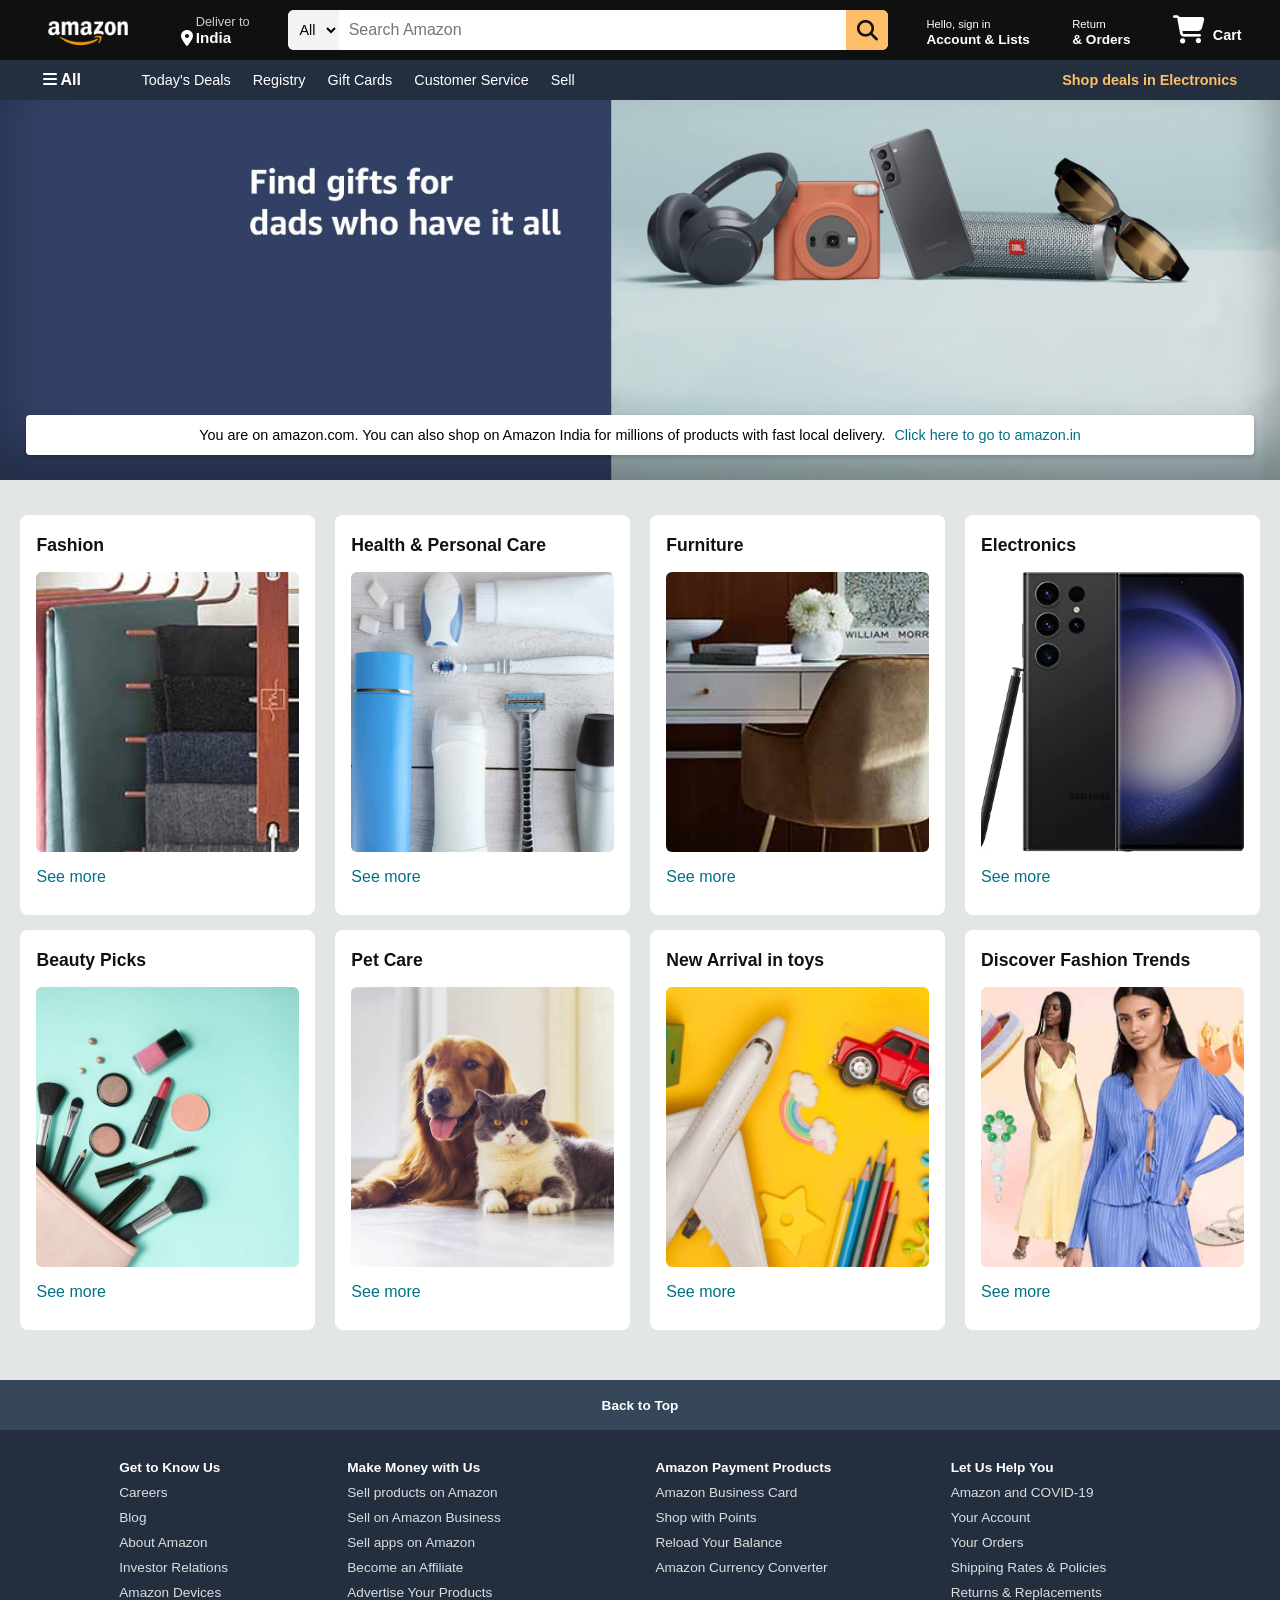
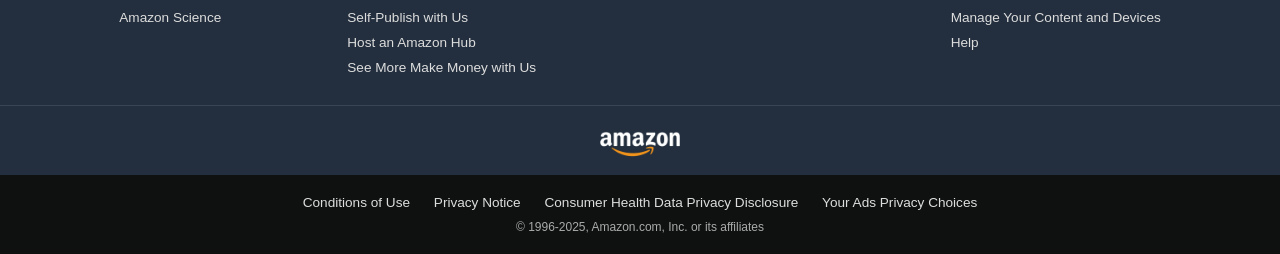
<file: PROJECT_0/index.html>
<!DOCTYPE html>
<html lang="en">
<head>
    <meta charset="UTF-8">
    <meta name="viewport" content="width=device-width, initial-scale=1.0">
    <title>Amazon</title>
    <link rel="stylesheet" href="https://cdnjs.cloudflare.com/ajax/libs/font-awesome/6.7.2/css/all.min.css" integrity="sha512-Evv84Mr4kqVGRNSgIGL/F/aIDqQb7xQ2vcrdIwxfjThSH8CSR7PBEakCr51Ck+w+/U6swU2Im1vVX0SVk9ABhg==" crossorigin="anonymous" referrerpolicy="no-referrer" />
    <link rel="stylesheet" href="style0.css">
</head>
<body>
    <header>
        <div class="navbar">
            <div class="nav-logo border">
                <div class="logo"></div>
            </div>
            <div class="nav-address border">
                <p class="add-first">Deliver to</p>
                <div class="add-icon">
                    <i class="fa-solid fa-location-dot"></i>
                    <p class="add-second">India</p>
                </div>
            </div>
            <div class="nav-search">
                <select class="search-select">
                    <option>All</option>
                </select>
                <input placeholder="Search Amazon" class="search-input">
                <div class="search-icon">
                    <i class="fa-solid fa-magnifying-glass"></i>
                </div>
            </div>
            <div class="nav-sigin border">
                <p><span>Hello, sign in</span></p>
                <p class="nav-second">Account & Lists</p>
            </div>
            <div class="nav-return border">
                <p><span>Return</span></p>
                <p class="nav-second">& Orders</p>
            </div>
            <div class="nav-cart border">
                <i class="fa-solid fa-cart-shopping"></i>
                Cart
            </div>
        </div> 
        <div class="panel">
            <div class="panel-all">
                <i class="fa-solid fa-bars"></i>
                All
            </div>
            <div class="panel-ops">
                <p>Today's Deals</p>
                <p>Registry</p>
                <p>Gift Cards</p>
                <p>Customer Service</p>
                <p>Sell</p>
            </div>
            <div class="panel-deals">
                Shop deals in Electronics
            </div>
        </div>   
    </header>
    <div class="hero-section">
        <div class="hero-msg">
            <p>You are on amazon.com. You can also shop on Amazon India for millions of products with fast local delivery.  <a>Click here to go to amazon.in</a></p>
        </div>
    </div>
    <div class="shop-section">
        <div class="box">
            <div class="box-content">
                <h2>Fashion</h2>
                <div class="box-img " style="background-image:url('box1_image.jpg');"></div>
                <p>See more</p>
            </div>
        </div>
        <div class="box">
            <div class="box-content">
                <h2>Health & Personal Care</h2>
                <div class="box-img " style="background-image:url('box2_image.jpg');"></div>
                <p>See more</p>
            </div>
        </div>
        <div class="box">
            <div class="box-content">
                <h2>Furniture</h2>
                <div class="box-img " style="background-image:url('box3_image.jpg');"></div>
                <p>See more</p>
            </div>
        </div>
        <div class="box">
            <div class="box-content">
                <h2>Electronics</h2>
                <div class="box-img " style="background-image:url('box4_image.jpg');"></div>
                <p>See more</p>
            </div>
        </div>
        <div class="box">
            <div class="box-content">
                <h2>Beauty Picks</h2>
                <div class="box-img " style="background-image:url('box5_image.jpg');"></div>
                <p>See more</p>
            </div>
        </div>
        <div class="box">
            <div class="box-content">
                <h2>Pet Care</h2>
                <div class="box-img " style="background-image:url('box6_image.jpg');"></div>
                <p>See more</p>
            </div>
        </div>
        <div class="box">
            <div class="box-content">
                <h2>New Arrival in toys</h2>
                <div class="box-img " style="background-image:url('box7_image.jpg');"></div>
                <p>See more</p>
            </div>
        </div>
        <div class="box">
            <div class="box-content">
                <h2>Discover Fashion Trends</h2>
                <div class="box-img " style="background-image:url('box8_image.jpg');"></div>
                <p>See more</p>
            </div>
        </div>
    </div>
    <footer>
        <div class="foot-panel1">
            Back to Top
        </div>
        <div class="foot-panel2">
            <ul>
                <p>Get to Know Us</p>
                <a>Careers</a>
                <a>Blog</a>
                <a>About Amazon</a>
                <a>Investor Relations</a>
                <a>Amazon Devices</a>
                <a>Amazon Science</a>
            </ul>
            <ul>
                <p>Make Money with Us</p>
                <a>Sell products on Amazon</a>
                <a>Sell on Amazon Business</a>
                <a>Sell apps on Amazon</a>
                <a>Become an Affiliate</a>
                <a>Advertise Your Products</a>
                <a>Self-Publish with Us</a>
                <a>Host an Amazon Hub</a>
                <a>See More Make Money with Us</a>
            </ul>
            <ul>
                <p>Amazon Payment Products</p>
                <a>Amazon Business Card</a>
                <a>Shop with Points</a>
                <a>Reload Your Balance</a>
                <a>Amazon Currency Converter</a>
            </ul>
            <ul>
                <p>Let Us Help You</p>
                <a>Amazon and COVID-19</a>
                <a>Your Account</a>
                <a>Your Orders</a>
                <a>Shipping Rates & Policies</a>
                <a>Returns & Replacements</a>
                <a>Manage Your Content and Devices</a>
                <a>Help</a>
            </ul>
        </div>
        <div class="foot-panel3">
            <div class="logo"></div>
        </div>
        <div class="foot-panel4">
            <div class="pages">
                <a>Conditions of Use</a>
                <a>Privacy Notice</a>
                <a>Consumer Health Data Privacy Disclosure</a>
                <a>Your Ads Privacy Choices</a>
            </div>
            <div class="copyright">© 1996-2025, Amazon.com, Inc. or its affiliates</div>
        </div>
    </footer>
</body>
</html>
</file>
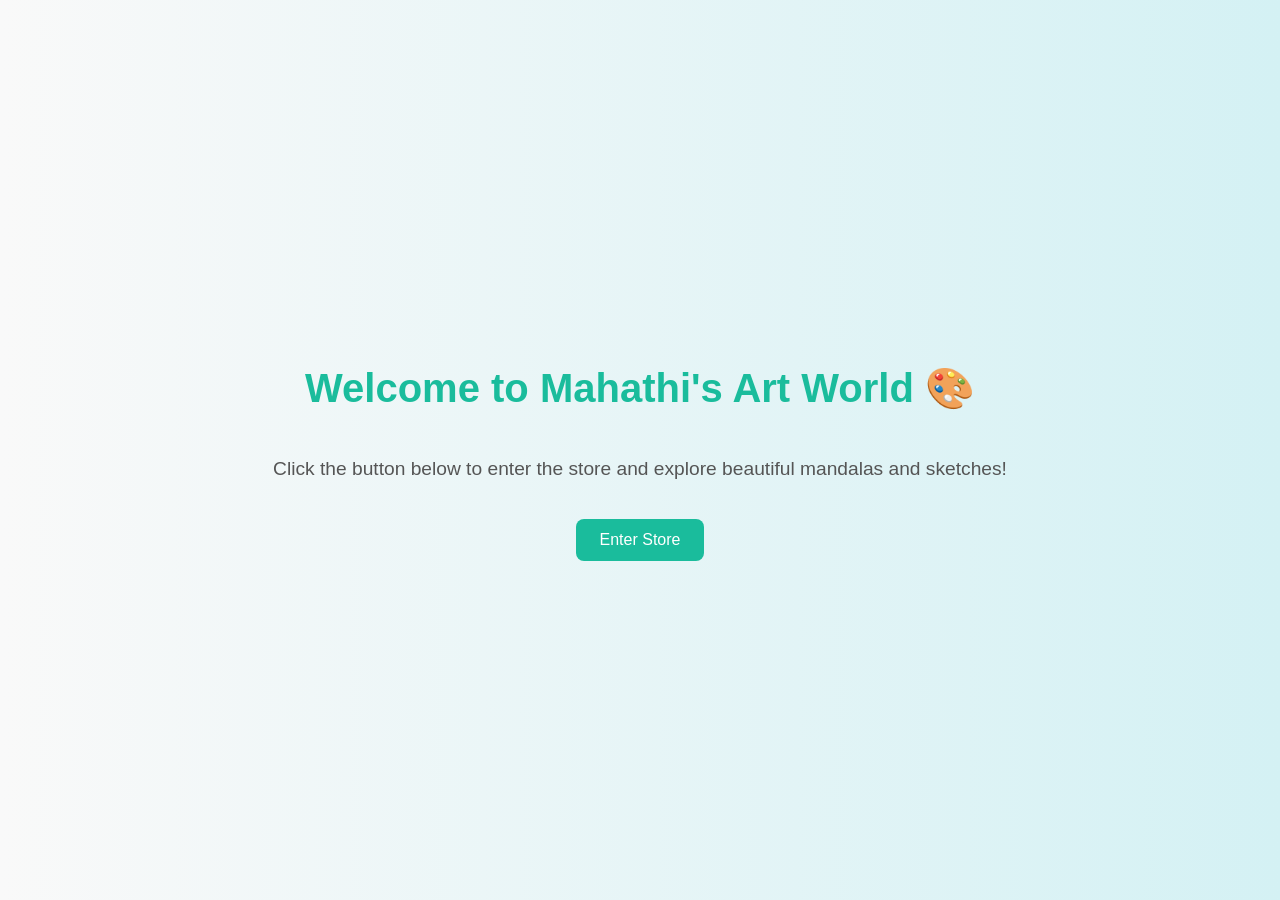
<file: PROJECT_1/index.html>
<!DOCTYPE html>
<html lang="en">
<head>
  <meta charset="UTF-8" />
  <meta name="viewport" content="width=device-width, initial-scale=1.0"/>
  <title>Welcome to Mahathi's Art Store</title>
  <link rel="stylesheet" href="styl.css"/>
</head>
<body>
  <h1>Welcome to Mahathi's Art World 🎨</h1>
  <p>Click the button below to enter the store and explore beautiful mandalas and sketches!</p>
  <button id="enterBtn">Enter Store</button>
  <script>
    const session = JSON.parse(localStorage.getItem('storedData'));
    document.getElementById('enterBtn').onclick = () => {
      if(session&& session.username){
        window.location.href='store.html';
      }else{
        window.location.href='signup.html';
      }
    };
  </script>
</body>
</html>
</file>
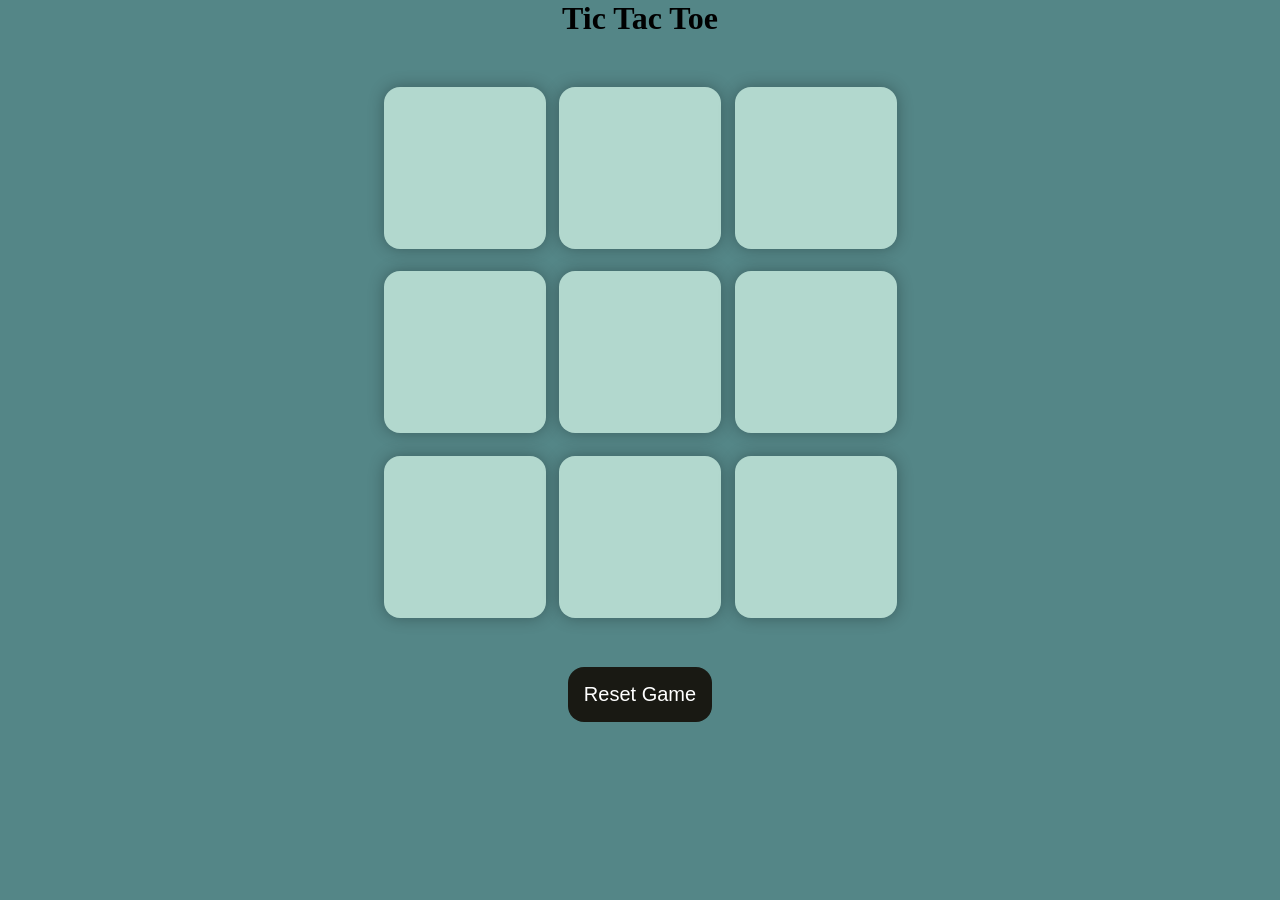
<file: PROJECT_2/index.html>
<!DOCTYPE html>
<html lang="en">
<head>
    <meta charset="UTF-8">
    <meta name="viewport" content="width=device-width, initial-scale=1.0">
    <title>Tic-Tac-Toe Game</title>
    <link rel="stylesheet" href="style.css"/>
</head>
<body>
    <div class="msg-container hide">
        <p id="msg">Winner</p>
         <button id="new-btn">New Game</button>
    </div>
    <main>
        <h1>Tic Tac Toe</h1>
        <div class="container">
            <div class="game">
            <button class="box"></button>
            <button class="box"></button>
            <button class="box"></button>
            <button class="box"></button>
            <button class="box"></button>
            <button class="box"></button>
            <button class="box"></button>
            <button class="box"></button>
            <button class="box"></button>
        </div>
        </div>
        <button id="reset-btn">Reset Game</button>
    </main>
    <script src="app.js"></script>
</body>
</html>
</file>
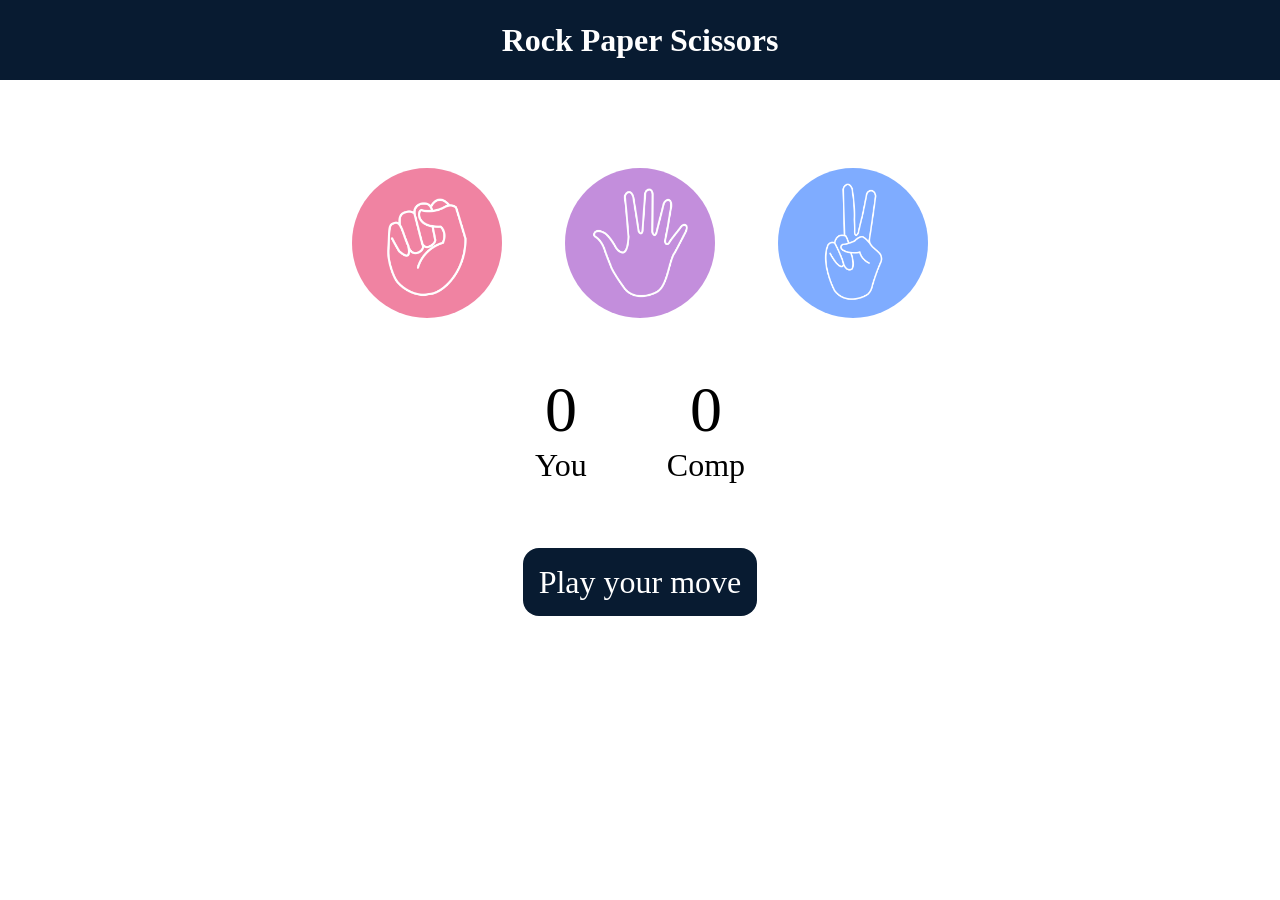
<file: PROJECT_3/index.html>
<!DOCTYPE html>
<html lang="en">
<head>
    <meta charset="UTF-8">
    <meta name="viewport" content="width=device-width, initial-scale=1.0">
    <title>Rock Paper Scissors Game</title>
    <link rel="stylesheet" href="style.css"/>
</head>
<body>
    <h1>Rock Paper Scissors</h1>
    <div class="choices">
        <div class="choice" id="rock">
            <img src="./rock.png">
        </div>
        <div class="choice" id="paper">
            <img src="./paper.png">
        </div>
        <div class="choice" id="scissors">
            <img src="./scissors.png">
        </div>
    </div>
    <div class="score-board">
        <div class="score">
            <p id="user-score">0</p>
            <p>You</p>
        </div>
        <div class="score">
            <p id="comp-score">0</p>
            <p>Comp</p>
        </div>
    </div>
    <div class="msg-container">
        <p id="msg">Play your move</p>
    </div>
    <script src="app.js"></script>
</body>
</html>
</file>
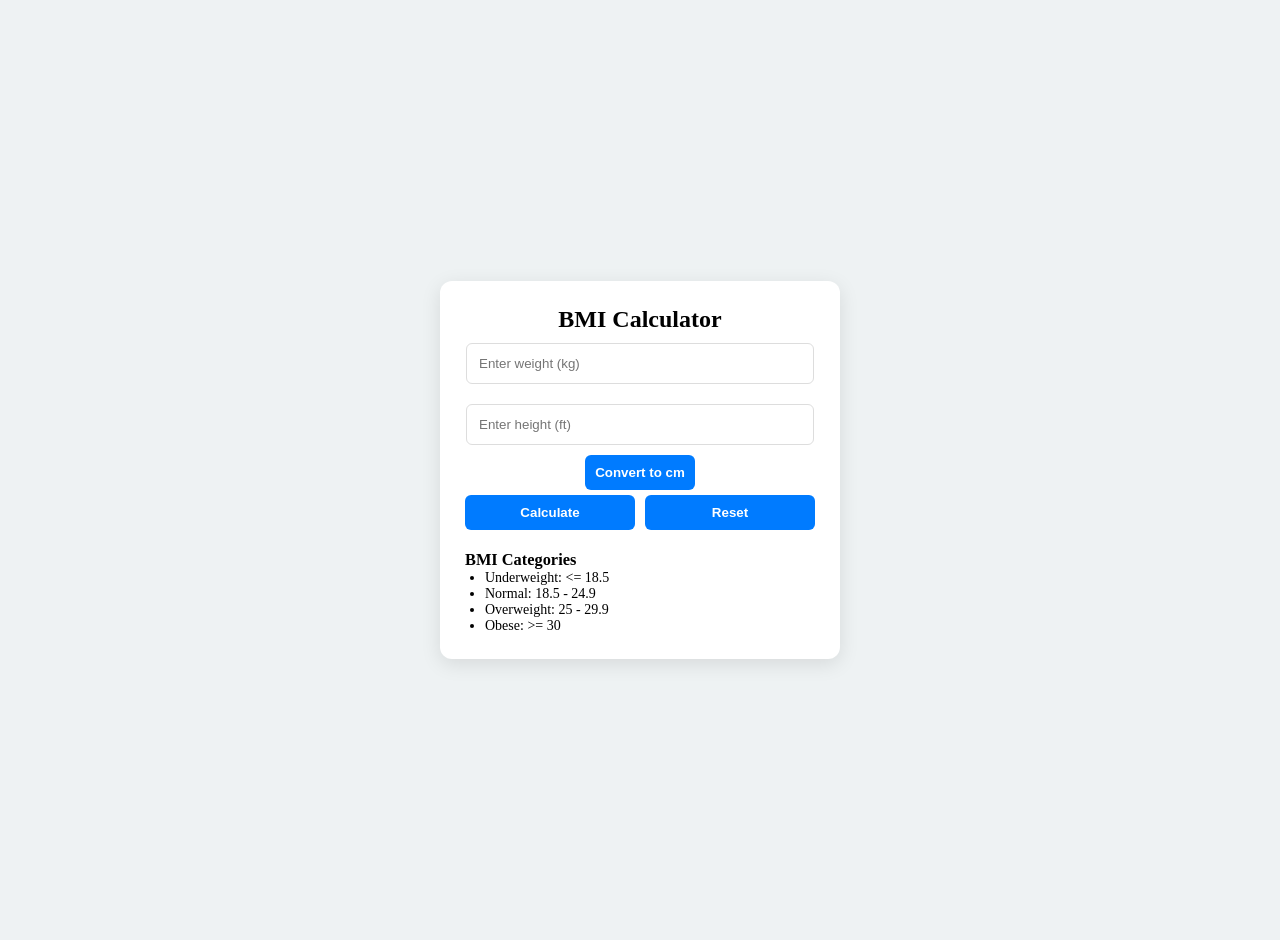
<file: PROJECT_4/index.html>
<!DOCTYPE html>
<html lang="en">
<head>
    <meta charset="UTF-8">
    <meta name="viewport" content="width=device-width, initial-scale=1.0">
    <title>BMI Calculator</title>
    <link rel="stylesheet" href="style.css"/>
</head>
<body>
    <div class="container">
        <h2>BMI Calculator</h2>
        <input id="weight" placeholder="Enter weight (kg)"/>
        <input id="height" placeholder="Enter height (ft)"/>
        <button onclick="convertTOcm()">Convert to cm</button>
        <p id="convertedHeight"></p>
        <div class="buttons">
            <button onclick="calculateBMI()">Calculate</button>
            <button onclick="resetForm()">Reset</button>
        </div>
        <p id="result"></p>
        <div class="chart">
            <h3>BMI Categories</h3>
            <ul>
            <li><span class="label">Underweight:</span> <= 18.5</li>
            <li><span class="label">Normal:</span> 18.5 - 24.9</li>
            <li><span class="label">Overweight:</span> 25 - 29.9</li>
            <li><span class="label">Obese:</span> >= 30</li>
            </ul>
        </div>
    </div>
    <script src="app.js"></script>
</body>
</html>
</file>
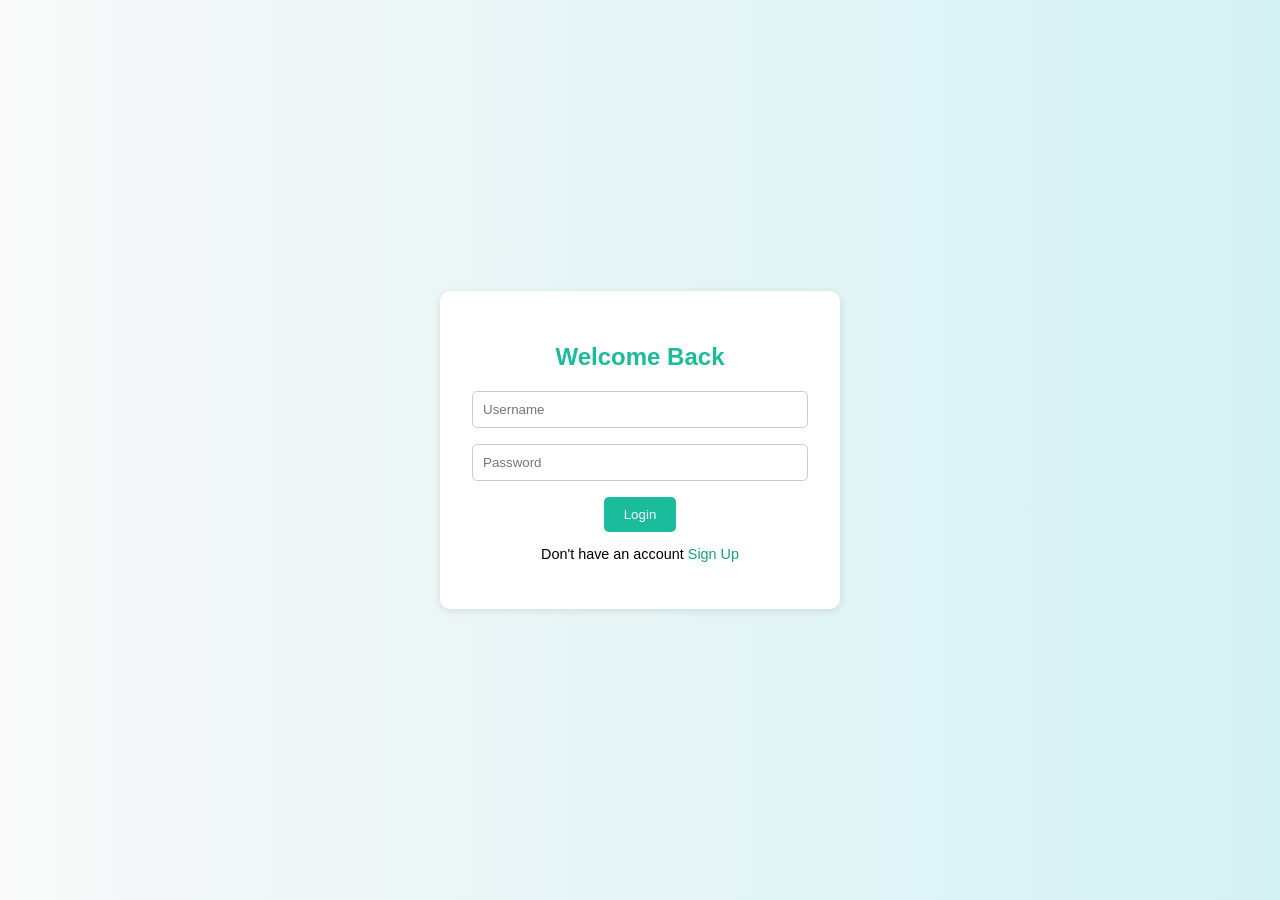
<file: PROJECT_1/login.html>
<!DOCTYPE html>
<html lang="en">
<head>
    <meta charset="UTF-8">
    <meta name="viewport" content="width=device-width, initial-scale=1.0">
    <title>Login In | KalaaNest</title>
    <link rel ="stylesheet" href="enter.css"/>
</head>
<body>
    <div class="form">
        <h2>Welcome Back</h2>
       <!-- <h2>Login</h2>  -->
        <input type="text" id="username" placeholder="Username"/>
        <input type="password" id="password" placeholder="Password"/>
        <button onclick="login()">Login</button>
        <p>Don't have an account <a href="signup.html">Sign Up</a></p>
    </div>
    <script src="login.js"></script>
    <script src="auth.js"></script>
</body>
</html>
</file>
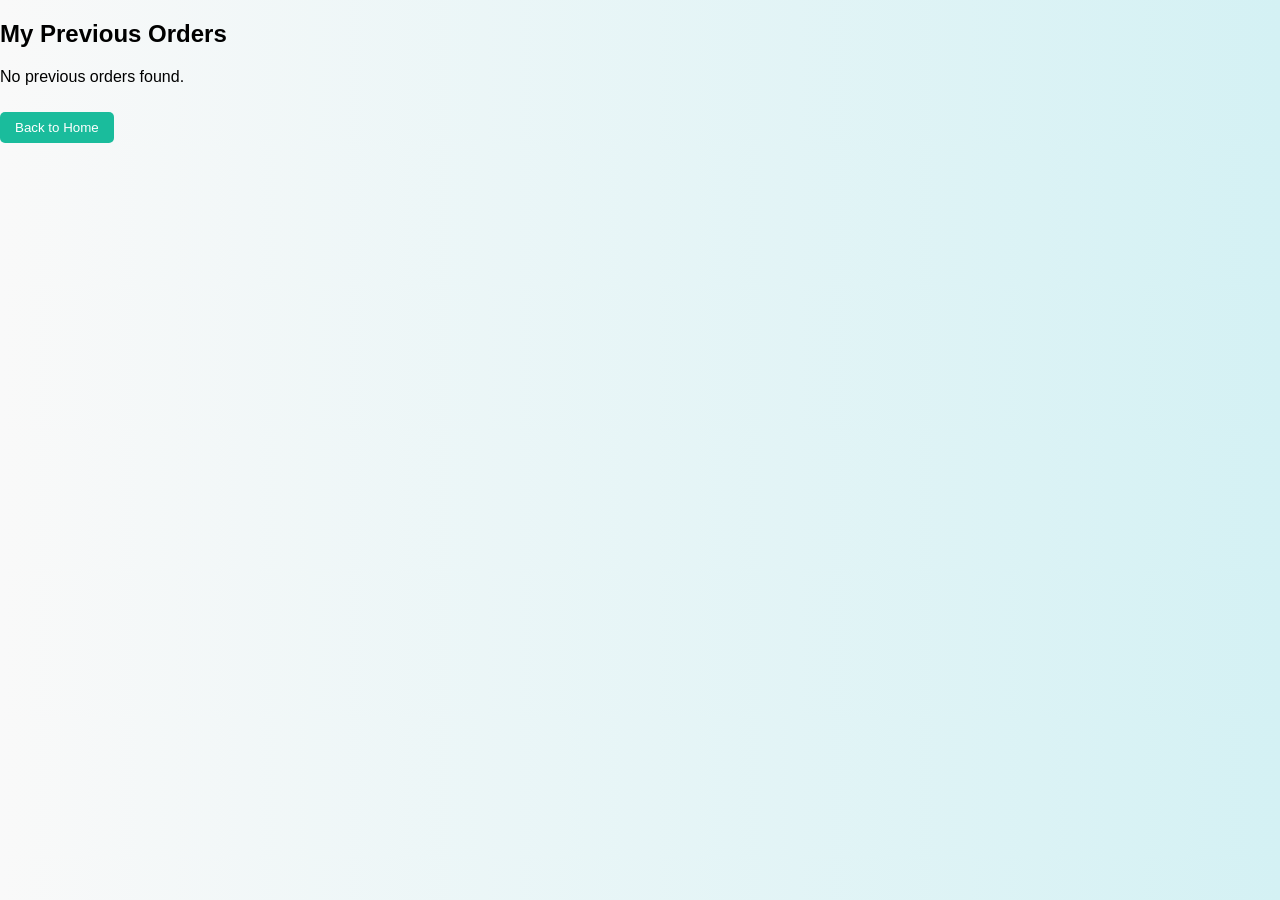
<file: PROJECT_1/orders.html>
<!DOCTYPE html>
<html lang="en">
<head>
    <meta charset="UTF-8">
    <title>Orders | KalaaNest</title>
    <link rel="stylesheet" href="style.css">
</head>
<body>
    <div class="fom">
        <h2>My Previous Orders</h2>
        <div id="orders-list"></div>
        <a href="index.html"><button>Back to Home</button></a>
    </div>
    <script src="orders.js"></script>
</body>
</html>
</file>
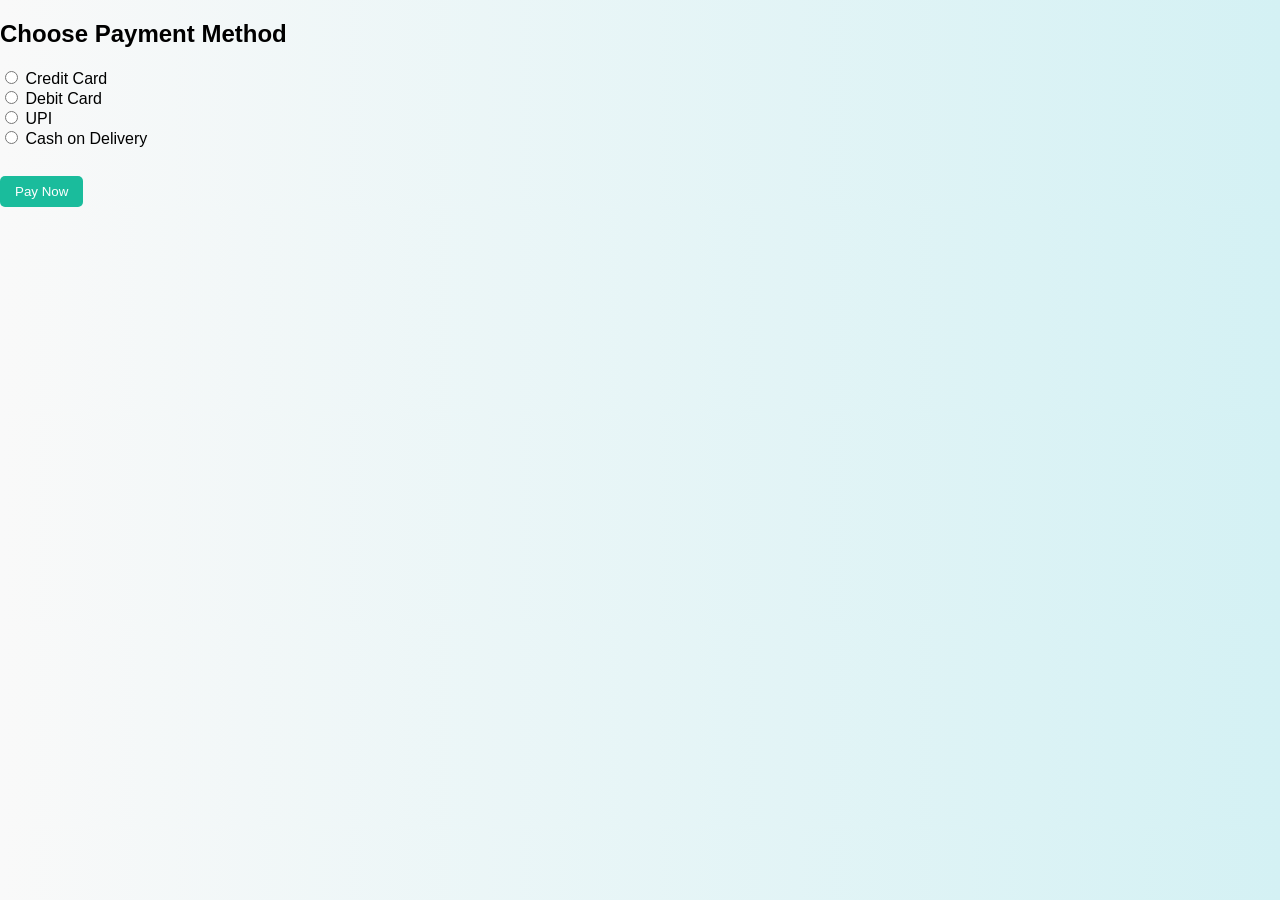
<file: PROJECT_1/payment.html>
<!DOCTYPE html>
<html lang="en">
<head>
    <meta charset="UTF-8">
    <title>Payments | KalaaNest</title>
    <link rel="stylesheet" href="style.css">
</head>
<body>
    <h2>Choose Payment Method</h2>
    
       <form id="payment-form">
            <label><input type="radio" name="payment" value="Credit Card" required> Credit Card</label><br>
            <label><input type="radio" name="payment" value="Debit Card"> Debit Card</label><br>
            <label><input type="radio" name="payment" value="UPI"> UPI</label><br>
            <label><input type="radio" name="payment" value="Cash on Delivery"> Cash on Delivery</label><br><br>
            <button type="submit">Pay Now</button>
     </form>  
 
    <script src="payments.js"></script>
</body>
</html>
</file>
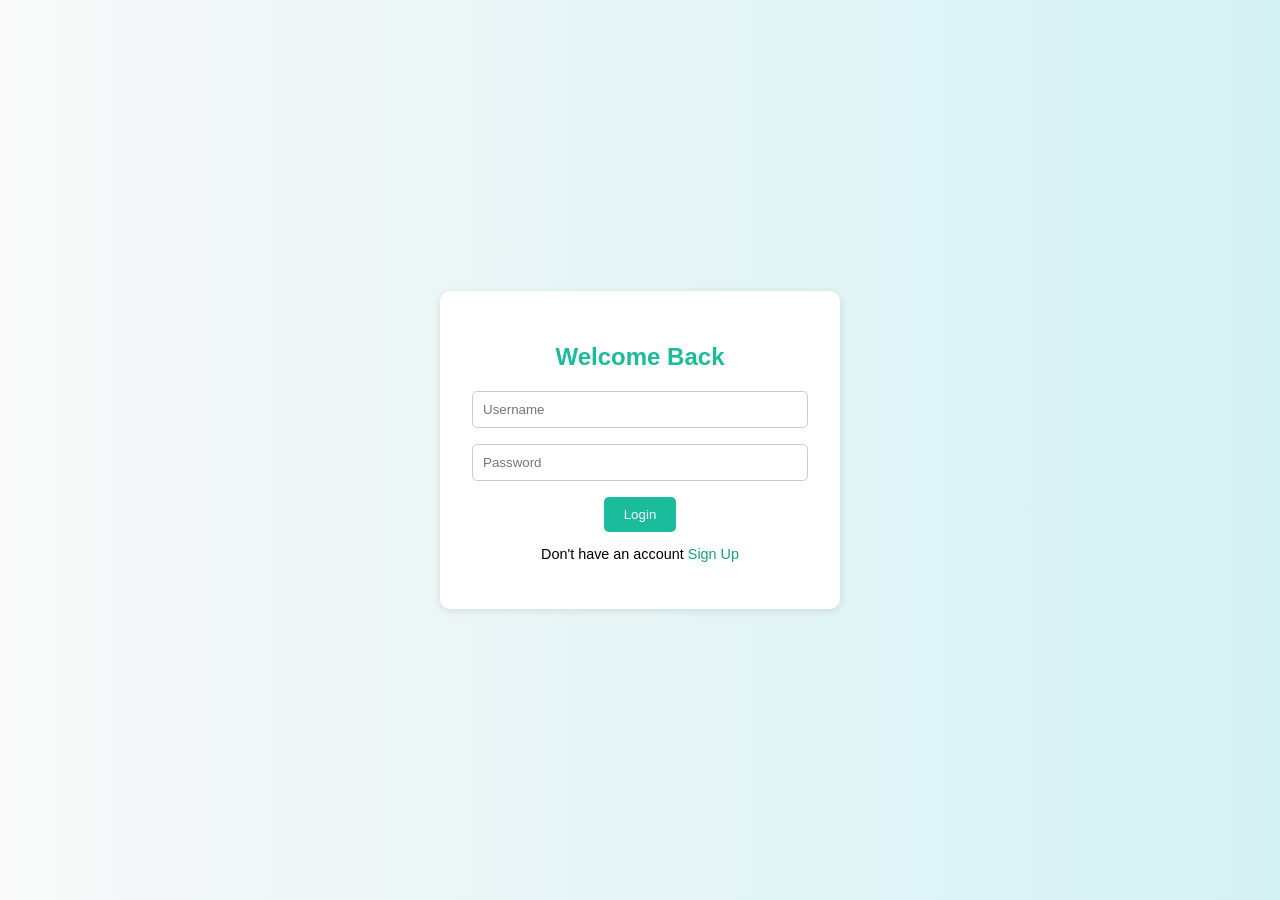
<file: PROJECT_1/profile.html>
<!DOCTYPE html>
<html lang="en">
<head>
    <meta charset="UTF-8">
    <meta name="viewport" content="width=device-width, initial-scale=1.0">
    <title>Profile | KalaaNest</title>
    <link rel="stylesheet" href="enter.css"/>
</head>
<body>
    <div class="form">
        <h2>Welcome <span id="u"></span></h2>
        <p><b>Email:</b> <span id="e"></span></p>
        <div class="btns">
            <button onclick="window.location.href='store.html'">Go to Store</button>
            <button onclick="window.location.href='orders.html'">My Orders</button>
            <button onclick="logout()">Logout</button>
        </div>
    </div>
    <script src="auth.js"></script>
    <script>
        function init(){
            requireAuth();
            const user = getUser();
            const session = getSession();
            document.getElementById('u').textContent=session?session.username:'Guest';
            document.getElementById('e').textContent=user?user.email:'-';
        }
        window.onload=init;
    </script>
</body>
</html>
</file>
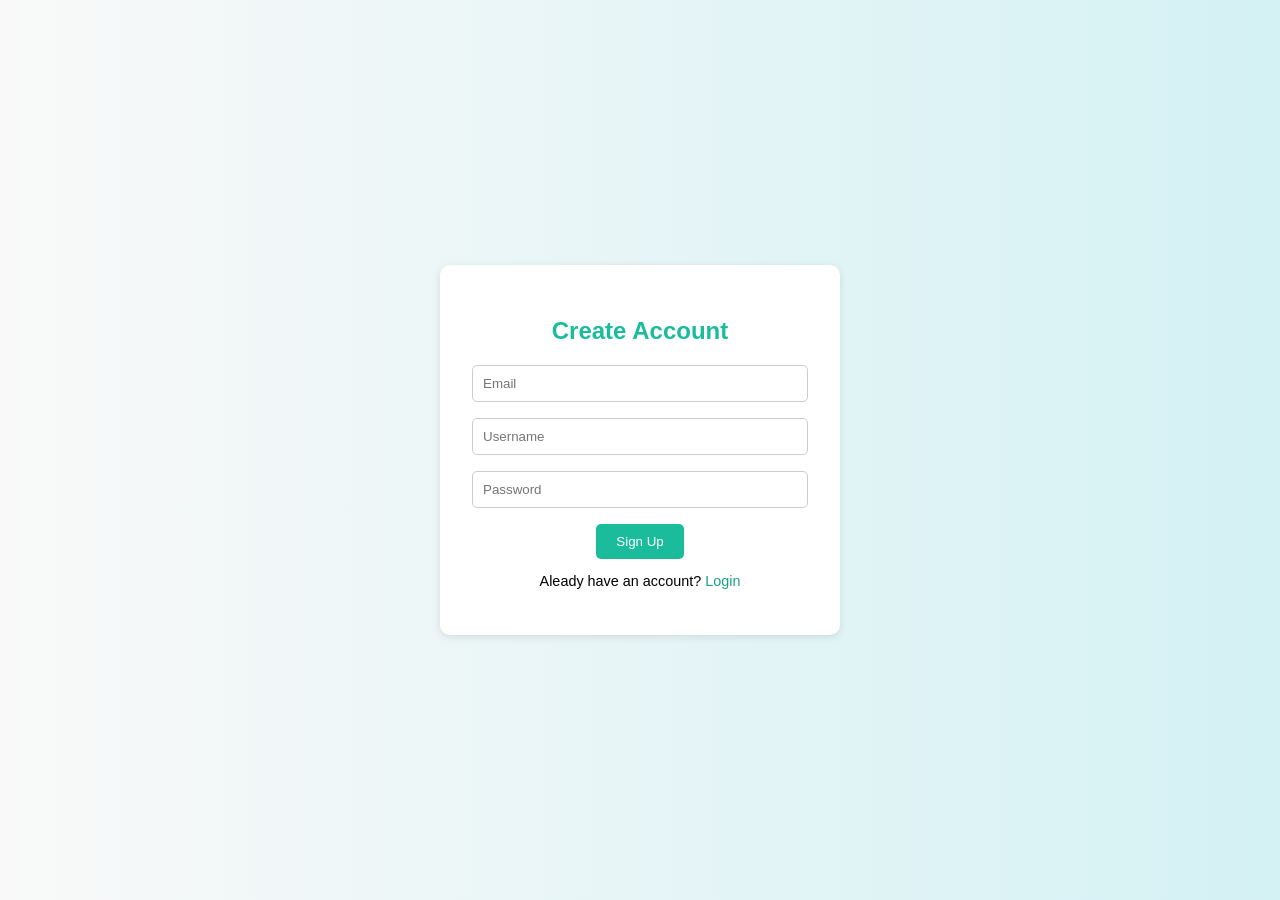
<file: PROJECT_1/signup.html>
<!DOCTYPE html>
<html lang="en">
<head>
    <meta charset="UTF-8">
    <meta name="viewport" content="width=device-width, initial-scale=1.0">
    <title>Sign Up | KalaaNest</title>
    <link rel ="stylesheet" href="enter.css"/>
</head>
<body>
    <div class="form">
        <h2>Create Account</h2>
        <input type="email" id="email" placeholder="Email"/>
        <input type="text" id="username" placeholder="Username"/>
        <input type="password" id="password" placeholder="Password"/>
        <button onclick="signup()">Sign Up</button>
        <p>Aleady have an account? <a href="login.html">Login</a></p>
    </div>
    <script src="enter.js"></script>
    <script src="auth.js"></script>
</body>
</html>
</file>
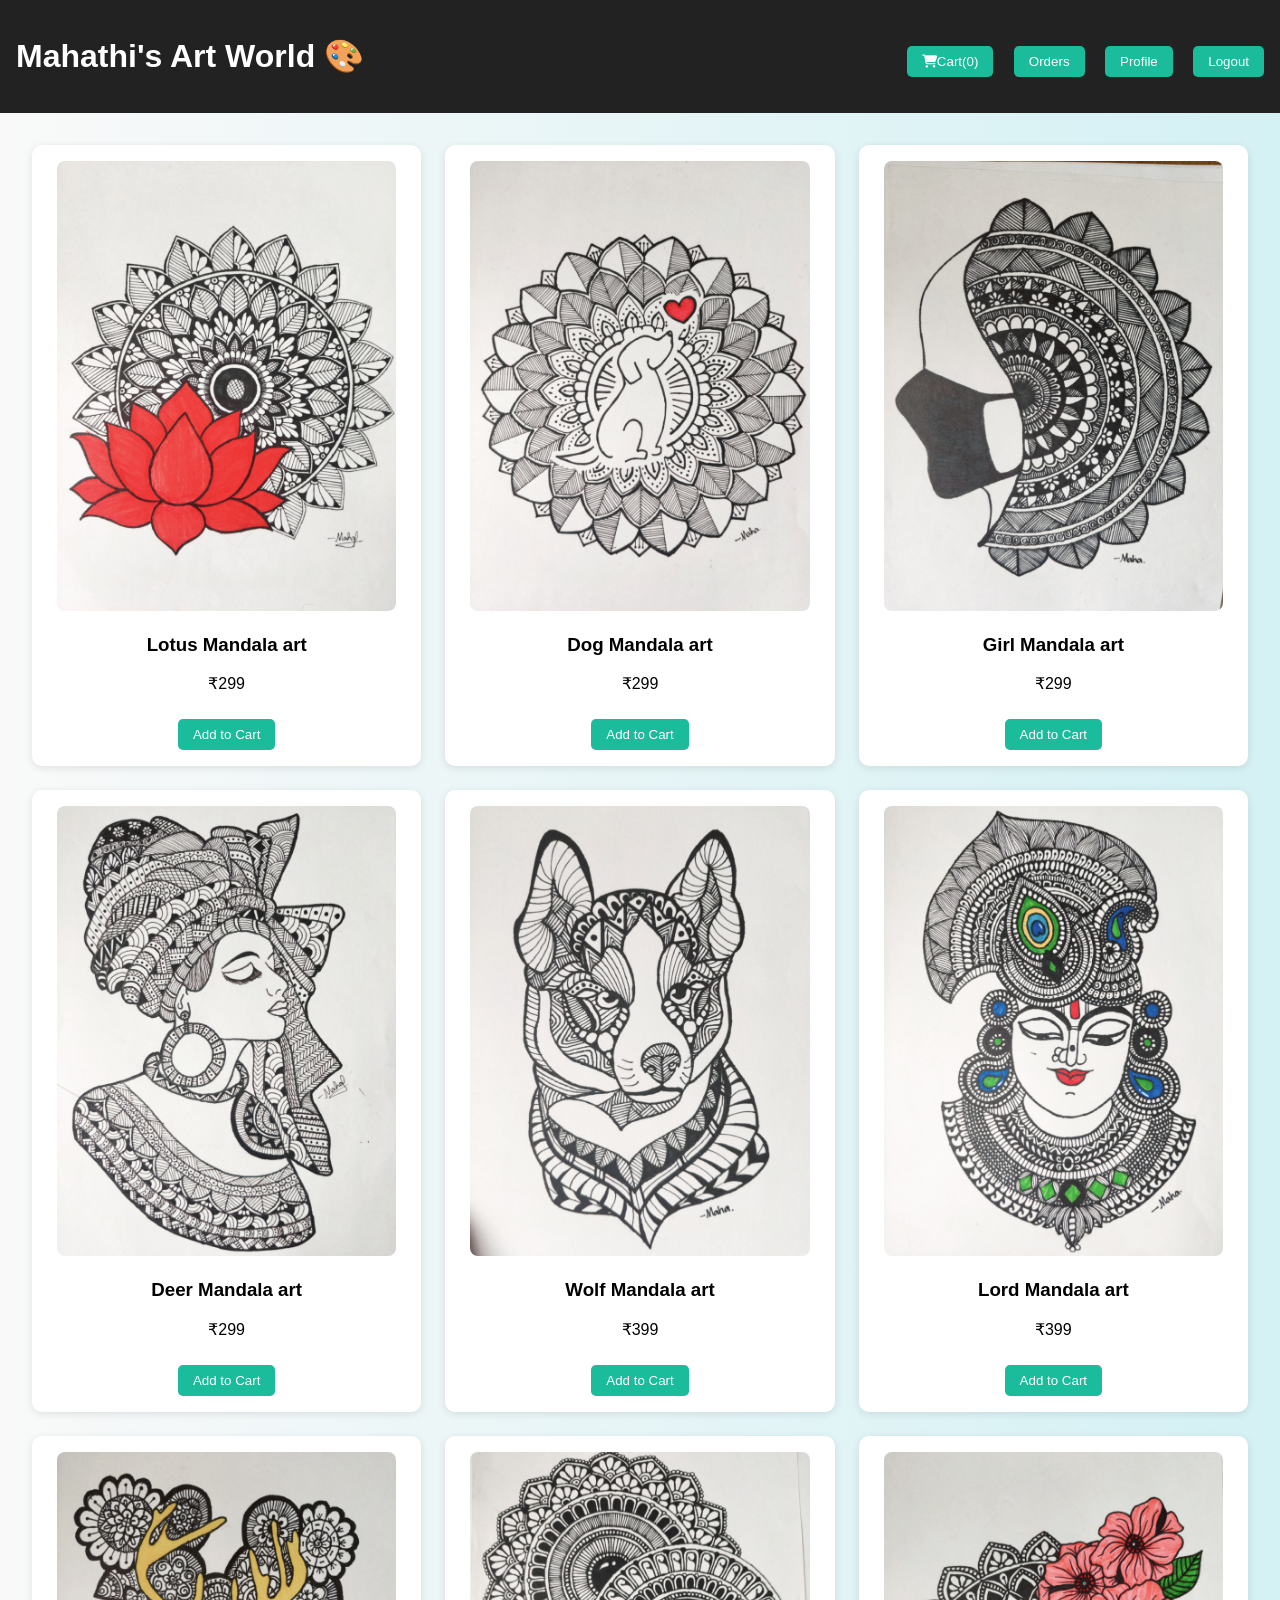
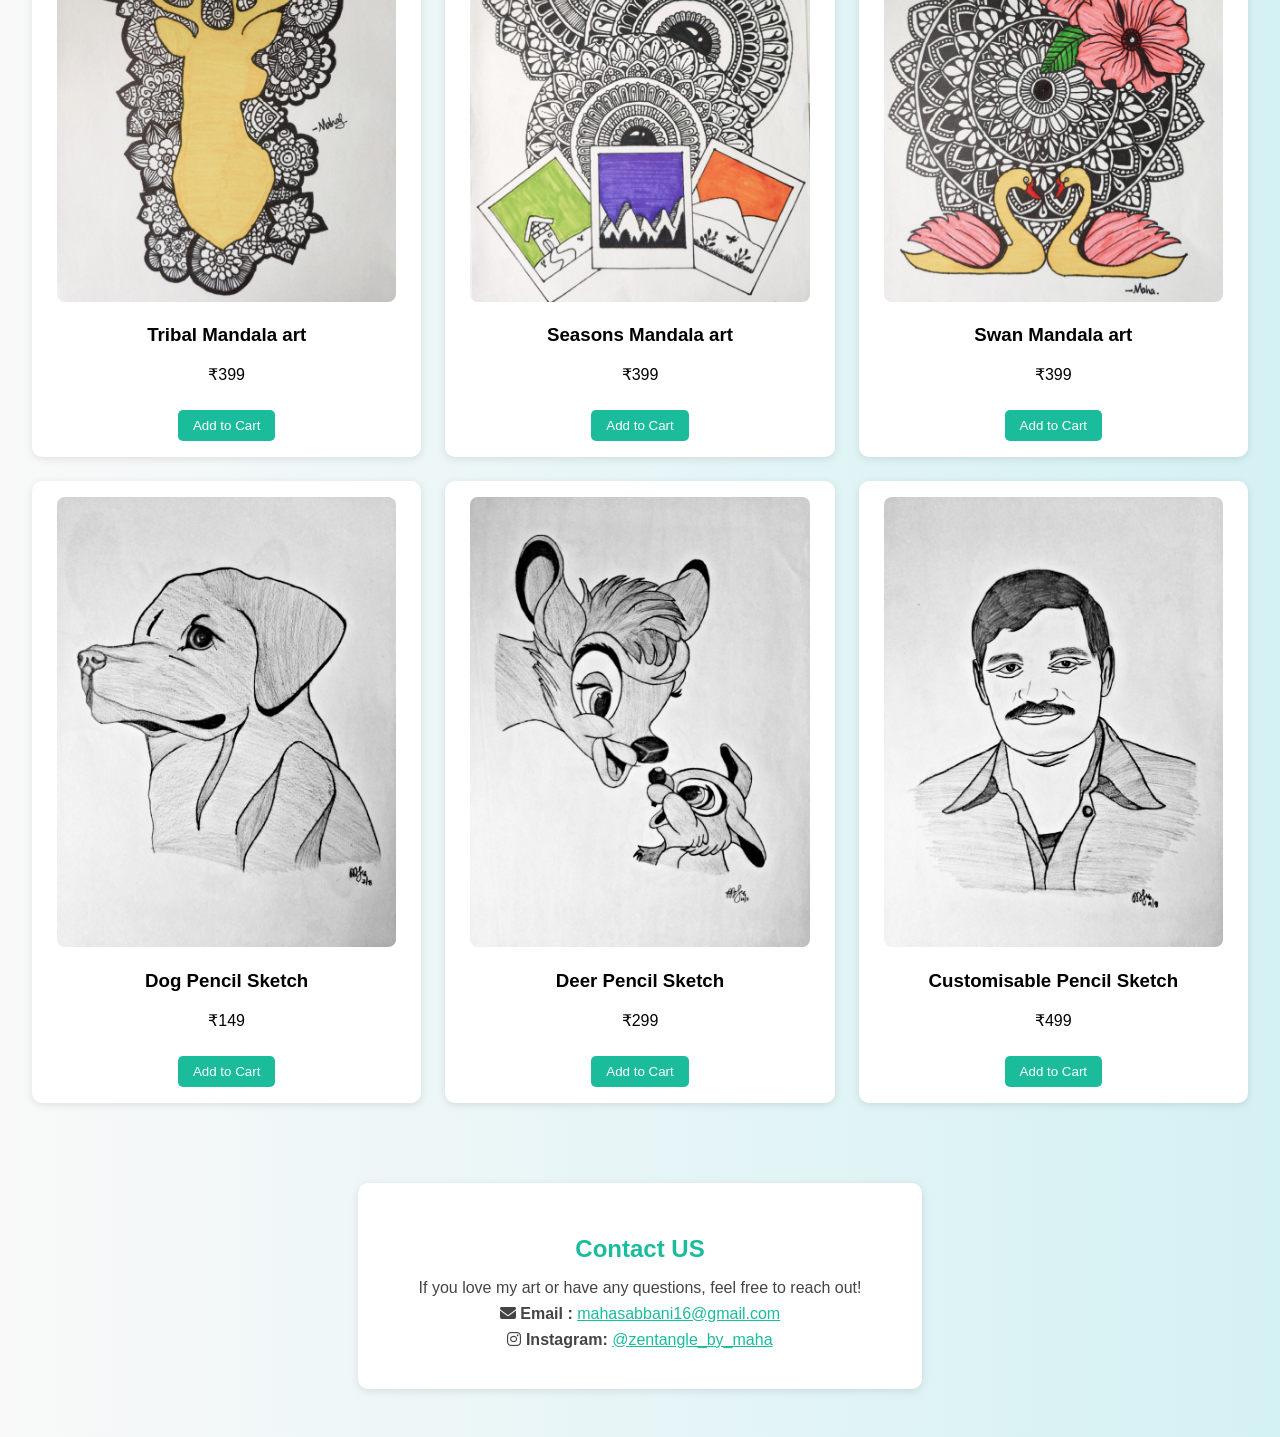
<file: PROJECT_1/store.html>
<!DOCTYPE html>
<html lang="en">
<head>
    <meta charset="UTF-8">
    <meta name="viewport" content="width=device-width, initial-scale=1.0">
    <title>KalaaNest</title>
    <link rel="stylesheet" href="https://cdnjs.cloudflare.com/ajax/libs/font-awesome/6.7.2/css/all.min.css" integrity="sha512-Evv84Mr4kqVGRNSgIGL/F/aIDqQb7xQ2vcrdIwxfjThSH8CSR7PBEakCr51Ck+w+/U6swU2Im1vVX0SVk9ABhg==" crossorigin="anonymous" referrerpolicy="no-referrer" />
    <link rel="stylesheet" href="style.css">
</head>
<body>
    <header>
        <h1>Mahathi's Art World 🎨</h1>
        <div class="headerR">
            <span id="hi"></span>
            <button onclick="CartFxn()"><i class="fa-solid fa-cart-shopping"> </i>Cart(<span id="cart-count">0</span>)</button>
            <button onclick="window.location.href='orders.html'">Orders</button>
            <button onclick="window.location.href='profile.html'">Profile</button>
            <button onclick="logout()">Logout</button>
        </div>
    </header>
    <section class="gallery" id="gallery"></section>
    <section class="cart" id="cart">
        <h2>Your Cart</h2>
        <div id="cart-items"></div>
        <p>Total: ₹<span id="total-price">0</span></p>
        <button onclick="checkout()">Checkout</button>
    </section>
    <section class="contact-section">
    <div class="contact-card">
        <h2>Contact US</h2>
        <p>If you love my art or have any questions, feel free to reach out!</p>
        <p><i class="fa-solid fa-envelope"></i><strong> Email :</strong> <a href="mailto:mahasabbani16@gmail.com">mahasabbani16@gmail.com</a></p>
        <p><i class="fa-brands fa-instagram"></i><strong> Instagram:</strong> <a href="https://www.instagram.com/zentangle_by_maha/" target="_blank">@zentangle_by_maha</a></p>
    </div>
    </section>
    <script src="app.js"></script>
    <script src="auth.js"></script>
</body>
</html>
</file>
<file: PROJECT_0/style0.css>
/* =============================
   Global Reset & Base Styles
============================= */
* {
  margin: 0;
  padding: 0;
  box-sizing: border-box;
  font-family: "Amazon Ember", Arial, sans-serif;
}

body {
  background-color: #e3e6e6;
  color: #111;
}

/* =============================
   Navbar
============================= */
.navbar {
  height: 60px;
  background-color: #0f1111;
  color: white;
  display: flex;
  align-items: center;
  justify-content: space-evenly;
  box-shadow: 0 2px 5px rgba(0, 0, 0, 0.2);
}

.nav-logo .logo {
  background-image: url("amazon_logo.png");
  background-size: cover;
  height: 50px;
  width: 100px;
  transition: transform 0.3s ease;
}

.nav-logo:hover .logo {
  transform: scale(1.1);
}

.border {
  border: 1.5px solid transparent;
  padding: 3px;
  border-radius: 4px;
  transition: all 0.3s ease;
}

.border:hover {
  border: 1.5px solid white;
}

/* =============================
   Address Box
============================= */
.add-first {
  color: #ccc;
  font-size: 0.8rem;
  margin-left: 15px;
}

.add-second {
  font-size: 0.95rem;
  margin-left: 3px;
  font-weight: bold;
}

.add-icon {
  display: flex;
  align-items: center;
}

/* =============================
   Search Bar
============================= */
.nav-search {
  display: flex;
  justify-content: space-evenly;
  width: 600px;
  height: 40px;
  border-radius: 6px;
  overflow: hidden;
  background-color: white;
  transition: box-shadow 0.3s ease;
}

.nav-search:hover {
  box-shadow: 0 0 6px #febd68;
}

.search-select {
  background-color: #f3f3f3;
  width: 60px;
  text-align: center;
  border: none;
  font-size: 0.9rem;
}

.search-input {
  width: 100%;
  font-size: 1rem;
  border: none;
  padding-left: 10px;
}

.search-input:focus {
  outline: none;
}

.search-icon {
  width: 50px;
  display: flex;
  justify-content: center;
  align-items: center;
  font-size: 1.3rem;
  background-color: #febd68;
  color: #111;
  cursor: pointer;
  transition: background 0.3s ease;
}

.search-icon:hover {
  background-color: #f3a847;
}

/* =============================
   Navbar Options
============================= */
span {
  font-size: 0.7rem;
}

.nav-second {
  font-size: 0.85rem;
  font-weight: 700;
}

.nav-cart i {
  font-size: 28px;
  margin-right: 4px;
}

.nav-cart {
  font-size: 0.9rem;
  font-weight: 700;
}

/* =============================
   Panel
============================= */
.panel {
  height: 40px;
  background-color: #232f3e;
  color: white;
  display: flex;
  align-items: center;
  justify-content: space-evenly;
}

.panel-all {
  font-weight: bold;
  cursor: pointer;
}

.panel-ops {
  width: 70%;
  font-size: 0.9rem;
}

.panel-ops p {
  display: inline;
  margin-left: 18px;
  cursor: pointer;
  transition: color 0.3s ease;
}

.panel-ops p:hover {
  color: #febd68;
}

.panel-deals {
  font-size: 0.9rem;
  font-weight: 700;
  cursor: pointer;
  color: #febd68;
}

/* =============================
   Hero Section
============================= */
.hero-section {
  background-image: url("hero_image.jpg");
  height: 380px;
  background-size: cover;
  display: flex;
  justify-content: center;
  align-items: flex-end;
  position: relative;
  box-shadow: inset 0 -30px 50px rgba(0, 0, 0, 0.3);
}

.hero-msg {
  background-color: white;
  color: black;
  height: 40px;
  display: flex;
  align-items: center;
  justify-content: center;
  font-size: 0.9rem;
  width: 96%;
  margin-bottom: 25px;
  border-radius: 4px;
  box-shadow: 0 2px 4px rgba(0, 0, 0, 0.2);
}

.hero-msg a {
  color: #007185;
  text-decoration: none;
  margin-left: 5px;
}

.hero-msg a:hover {
  color: #c7511f;
  text-decoration: underline;
}

/* =============================
   Shop Section
============================= */
.shop-section {
  display: flex;
  flex-wrap: wrap;
  justify-content: space-evenly;
  background-color: #e3e6e6;
  padding: 20px 0;
}

.box {
  height: 400px;
  width: 23%;
  background-color: white;
  padding: 20px 0 15px;
  margin-top: 15px;
  border-radius: 8px;
  transition: transform 0.3s ease, box-shadow 0.3s ease;
}

.box:hover {
  transform: translateY(-5px);
  box-shadow: 0 4px 12px rgba(0, 0, 0, 0.15);
}

.box-img {
  height: 280px;
  background-size: cover;
  background-position: center;
  margin: 1rem 0;
  border-radius: 6px;
}

.box-content {
  margin: 0 1rem;
}

.box-content h2 {
  font-size: 1.1rem;
}

.box-content p {
  color: #007185;
  cursor: pointer;
  transition: color 0.3s ease;
}

.box-content p:hover {
  color: #c7511f;
}

/* =============================
   Footer
============================= */
footer {
  margin-top: 30px;
  font-size: 0.85rem;
}

.foot-panel1 {
  background-color: #37475a;
  color: white;
  height: 50px;
  display: flex;
  justify-content: center;
  align-items: center;
  font-weight: bold;
  cursor: pointer;
  transition: background 0.3s ease;
}

.foot-panel1:hover {
  background-color: #44576d;
}

.foot-panel2 {
  background-color: #232f3e;
  color: white;
  display: flex;
  justify-content: space-evenly;
  padding: 30px 0;
}

ul p {
  font-weight: bold;
  margin-bottom: 10px;
}

ul a {
  display: block;
  color: #ddd;
  margin-top: 10px;
  text-decoration: none;
  transition: color 0.3s ease;
}

ul a:hover {
  color: #febd68;
}

.foot-panel3 {
  background-color: #232f3e;
  border-top: 0.5px solid #3a4553;
  display: flex;
  justify-content: center;
  align-items: center;
  height: 70px;
}

.foot-panel3 .logo {
  background-image: url("amazon_logo.png");
  background-size: cover;
  height: 50px;
  width: 100px;
}

.foot-panel4 {
  background-color: #0f1111;
  color: white;
  text-align: center;
  padding: 20px 0;
}

.pages a {
  margin: 0 10px;
  color: #ddd;
  text-decoration: none;
  transition: color 0.3s ease;
}

.pages a:hover {
  color: #febd68;
}

.copyright {
  margin-top: 10px;
  font-size: 0.75rem;
  color: #aaa;
}
</file>
<file: PROJECT_1/styl.css>
body {
      margin: 0;
      padding: 0;
      font-family:Arial , sans-serif;
      background: linear-gradient(to right, #f9f9f9, #d4f1f4);
      display: flex;
      flex-direction: column;
      align-items: center;
      justify-content: center;
      height: 100vh;
      text-align: center;
}

h1 {
      font-size: 2.5rem;
      color: #1abc9c;
}

p {
      font-size: 1.2rem;
      color: #555;
 }

button {
      margin-top: 20px;
      padding: 12px 24px;
      font-size: 1rem;
      background-color: #1abc9c;
      color: white;
      border: none;
      border-radius: 8px;
      cursor: pointer;
}

button:hover {
      background-color: #16a085;
}
</file>
<file: PROJECT_2/style.css>
*{
    margin :0;
    padding:0;
}
body{
    background-color: #548687;
    text-align:center;
}
.container{
    height:70vh;
    display:flex;
    justify-content: center;
    align-items: center;
    gap:1.5vmin;
}
.game{
    height:60vmin;
    width:60vmin;
    display:flex;
    flex-wrap: wrap;
    justify-content: center;
    align-items: center;
    gap:1.5vmin;
}
.box{
    height:18vmin;
    width:18vmin;
    border-radius: 1rem;
    border:none;
    box-shadow : 0 0 1rem rgba(0,0,0,0.3);
    font-size:8vmin;
    color:#b0413e;
    background-color: #B2D8CE;
}
#reset-btn{
    padding:1rem;
    font-size:1.25rem;
    background-color: #191913;
    color:#fff;
    border-radius: 1rem;
    border:none;
}
#new-btn{
    padding:1rem;
    font-size:1.25rem;
    background-color: #191913;
    color:#fff;
    border-radius: 1rem;
    border:none;
}
#msg{
    color: #B2D8CE;
    font-size:5vmin;
}
.msg-container{
    height:100vmin;
    display: flex;
    justify-content: center;
    align-items: center;
    flex-direction: column;
    gap :4rem;
}
.hide{
    display: none;
}
</file>
<file: PROJECT_3/style.css>
*{
    margin:0;
    padding:0;
    text-align:center;
}
h1{
    background-color:#081b31;
    color:#fff;
    height:5rem;
    line-height:5rem;

}
.choice{
    height:165px;
    width:165px;
      border-radius: 50%;
      display:flex;
    justify-content: center;
    align-items: center;
}
.choice:hover{
    cursor: pointer;
    background-color: #081b31;
}
img{
    height:150px;
    width:150px;
    object-fit: cover;
    border-radius: 50%;
}
.choices{
    display:flex;
    justify-content: center;
    align-items: center;
    gap:3rem;
    margin-top:5rem;
}
.score-board{
    display:flex;
    justify-content: center;
    align-items: center;
    font-size:2rem;
    margin-top:3rem;
    gap:5rem;
}
#user-score,
#comp-score {
    font-size:4rem;
}
.msg-container{
    margin-top: 5rem;
}
#msg{
    background-color: #081b31;
    color:#fff;
    font-size:2rem;
    display : inline;
    padding:1rem;
    border-radius: 1rem;
}
</file>
<file: PROJECT_4/style.css>
*{
    padding:0;
    margin:0;
}
body{
    background-color:#eef2f3;
    display: flex;
    justify-content: center;
    align-items: center;
    height:100vh;
    padding:20px;
}
.container{
    background-color: #fff;
    padding:25px;
    border-radius: 12px;
    box-shadow: 0 5px 20px rgba(0,0,0,0.1);
    width:100%;
    max-width:350px;
    text-align:center;
}
input{
    width:100%;
    padding:12px;
    margin:10px 0;
    border:1px solid #ddd;
    border-radius: 6px;
    max-width:92%;
}
#convertedHeight{
    margin:5px 0;
    font-weight:bold;
    color:#444;
}
.buttons{
    display: flex;
    justify-content: space-between;
    gap:10px;
}
button{
    flex:1;
    padding:10px;
    border:none;
    background-color:#007bff;
    color:white;
    font-weight:bold;
    border-radius:6px;
    cursor:pointer;
}
button:hover{
    background-color:#0056b3;
}
#result{
    margin-top:20px;
    font-size:18px;
    font-weight:bold;
}
.chart{
    text-align:left;
    margin-top:20px;
    font-size:14px;
}
.chart ul {
    padding-left:20px;
}
.chart.label{
    font-weight:bold;
}
.result-underweight{
    color:#0077b6;
}
.result-normal{
    color:#2a9d8f;
}
.result-overweight{
    color:#f4a261;
}
.result-obese{
    color:#e63946;
}
</file>
<file: PROJECT_1/enter.css>
body {
  font-family: Arial , sans-serif;
  background: linear-gradient(to right, #f9f9f9, #d4f1f4);
  display:flex;
  justify-content:center;
  align-items :center;
  margin: 0;
  padding: 0;
  height:100vh;
}

.form{
    background : #fff;
    padding :2rem;
    border-radius :10px;
    box-shadow : 0 2px 8px rgba(0,0,0,0.1);
    text-align:center;
    max-width : 400px;
    width :90%;
    box-sizing: border-box;
    
}

.form h2{
    color:#1abc9c;
}

.form input{
    width:100%;
    padding: 10px;
    margin: 0 0 1rem 0;
    border :1px solid #ccc;
    border-radius :5px;
    box-sizing: border-box;
}

.form button {
    background-color: #1abc9c;
    padding :10px 20px;
    color:white;
    border:none;
    border-radius :5px;
    cursor:pointer;
}

.form button:hover{
    background-color: #16a085;
}

.form p {
    font-size:0.9rem;
}

.form a{
    color:#16a085;
    text-decoration:none;
}

.btns{

     display:flex;
    flex-direction :column;
    gap:10px;
    width:200px;
    margin:auto;
    align-items:center;

}
.btns button{
    width:100%;
}
</file>
<file: PROJECT_1/style.css>
body {
  font-family: Arial;
  background: linear-gradient(to right, #f9f9f9, #d4f1f4);
  margin: 0;
  padding: 0;
}

header {
  background-color: #222;
  color: #fff;
  padding: 1rem;
  text-align: center;
  display: flex;
  justify-content: space-between;
  align-items: center;
}

.headerR button{
  margin-left:1rem;
}

.gallery {
  display: grid;
  grid-template-columns: repeat(auto-fit, minmax(330px, 1fr));
  gap: 1.5rem;
  padding: 2rem;
}

.card {
  background: #fff;
  padding: 1rem;
  border-radius: 10px;
  box-shadow: 0 2px 8px rgba(0,0,0,0.1);
  text-align: center;
}

.card img {
  width: 95%;
  height: 450px;
  object-fit: cover;
  border-radius: 8px;
}

button {
  margin-top: 10px;
  background-color: #1abc9c;
  color: white;
  padding: 8px 15px;
  border: none;
  border-radius: 5px;
  cursor: pointer;
}

button:hover {
  background-color: #16a085;
}

.cart {
  position: fixed;
  right: 0;
  top: 70px;
  width: 300px;
  background: #fff;
  border-left: 2px solid #ccc;
  padding: 1rem;
  display: none;
  height: 100%;
  overflow-y: auto;
}

.contact-section{
    display:flex;
    justify-content :center;
    align-items:center;
    padding :3rem 1rem;
    background: linear-gradient(to right, #f9f9f9, #d4f1f4);
}
.contact-card{
    background : #fff;
    padding :2rem;
    border-radius :10px;
    box-shadow : 0 2px 8px rgba(0,0,0,0.1);
    text-align:center;
    max-width : 500px;
    width :100%;
}

.contact-card h2{
    color:#1abc9c;
    margin-bottom :1rem;
}

.contact-card p{
    color:#444;
    margin:0.5rem 0;
}

.contact-card a{
    color:#1abc9c;
    margin:none;
}

.contact-card a:hover{
    text-decoration: underline;
}

.contact-card button{
    margin-top : 1rem;
    background-color:#1abc9c;
    color:white;
    padding:10px 20px;
    border : none;
    border-radius :5px;
    cursor:pointer;
}

.contact-card button:hover{
    background-color:#16a085;
}
</file>
